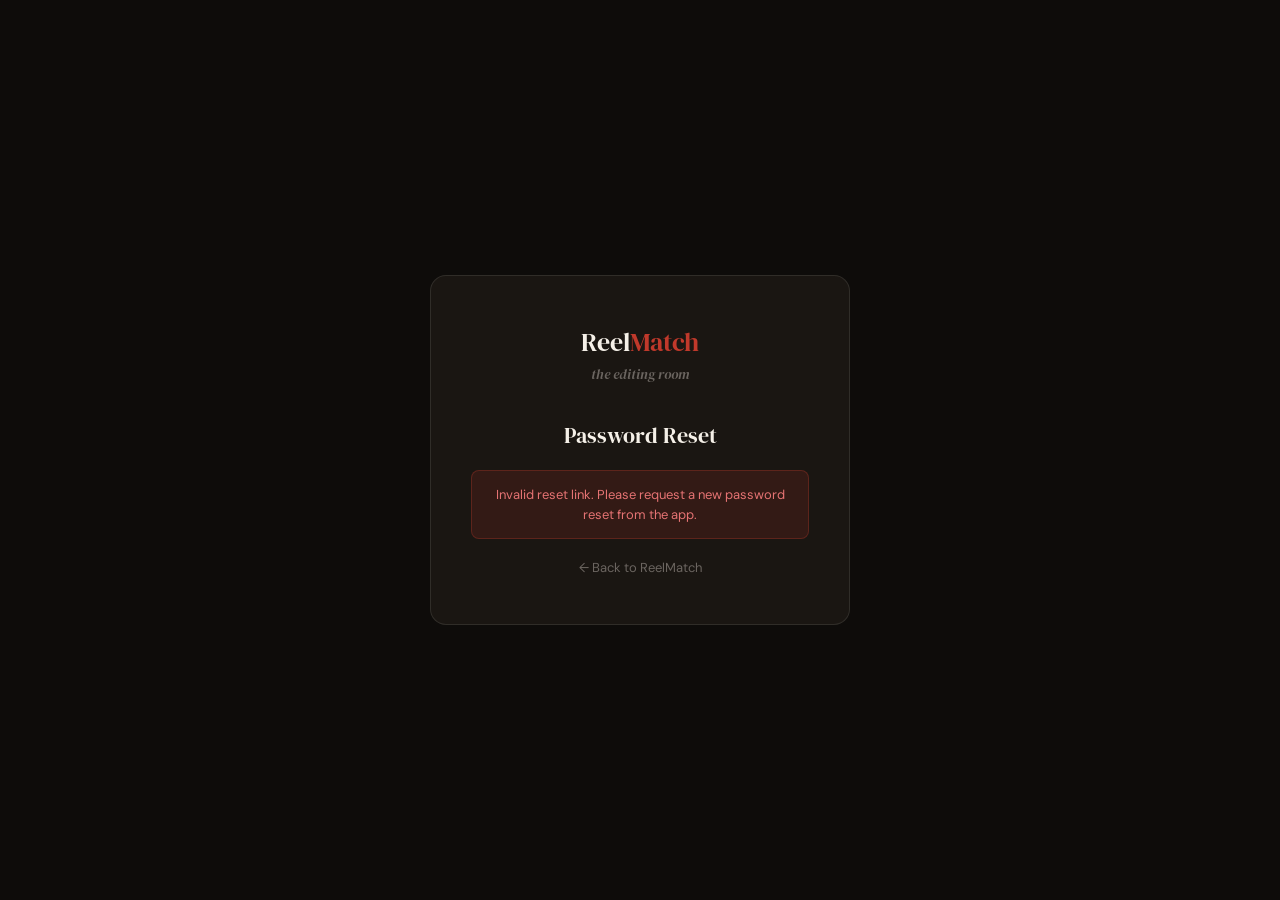
<file: reset-password/index.html>
<!DOCTYPE html>
<html lang="en">
<head>
  <meta charset="UTF-8" />
  <meta name="viewport" content="width=device-width, initial-scale=1.0" />
  <title>Reset Password — ReelMatch</title>
  <link rel="preconnect" href="https://fonts.googleapis.com" />
  <link rel="preconnect" href="https://fonts.gstatic.com" crossorigin />
  <link href="https://fonts.googleapis.com/css2?family=DM+Serif+Display:ital@0;1&family=DM+Sans:wght@300;400;500;600&display=swap" rel="stylesheet" />
  <style>
    *, *::before, *::after { box-sizing: border-box; margin: 0; padding: 0; }
    html, body {
      height: 100%;
      font-family: 'DM Sans', sans-serif;
      background: #0e0c0a;
      color: #f5f0e8;
      font-size: 14px;
    }
    body {
      display: flex;
      align-items: center;
      justify-content: center;
      min-height: 100vh;
      padding: 24px;
    }
    .card {
      width: 100%;
      max-width: 420px;
      background: #1a1612;
      border: 1px solid rgba(245,240,232,0.1);
      border-radius: 16px;
      padding: 48px 40px;
      text-align: center;
    }
    .logo {
      font-family: 'DM Serif Display', serif;
      font-size: 26px;
      font-weight: 400;
      margin-bottom: 4px;
    }
    .logo span { color: #c0392b; }
    .logo-sub {
      font-family: 'DM Serif Display', serif;
      font-style: italic;
      color: #6b6560;
      font-size: 14px;
      margin-bottom: 36px;
    }
    h2 {
      font-family: 'DM Serif Display', serif;
      font-size: 22px;
      font-weight: 400;
      margin-bottom: 8px;
    }
    .subtitle {
      color: #6b6560;
      font-size: 13px;
      margin-bottom: 28px;
    }
    .field { margin-bottom: 14px; text-align: left; }
    .field label {
      display: block;
      font-size: 12px;
      font-weight: 600;
      color: #6b6560;
      text-transform: uppercase;
      letter-spacing: .5px;
      margin-bottom: 6px;
    }
    .field input {
      width: 100%;
      padding: 11px 14px;
      background: #0e0c0a;
      color: #f5f0e8;
      border: 1px solid rgba(245,240,232,0.12);
      border-radius: 8px;
      font-family: inherit;
      font-size: 14px;
      outline: none;
      transition: border-color .2s;
    }
    .field input:focus { border-color: #c0392b; }
    .field-hint {
      font-size: 12px;
      color: #c0392b;
      margin-top: 5px;
      min-height: 16px;
    }
    .btn-submit {
      width: 100%;
      padding: 12px;
      background: #c0392b;
      color: #fff;
      border: none;
      border-radius: 8px;
      font-family: inherit;
      font-size: 15px;
      font-weight: 600;
      letter-spacing: .3px;
      margin-top: 8px;
      cursor: pointer;
      transition: opacity .2s;
    }
    .btn-submit:hover { opacity: .85; }
    .btn-submit:disabled { opacity: .45; cursor: not-allowed; }
    .msg {
      margin-top: 20px;
      padding: 14px 16px;
      border-radius: 8px;
      font-size: 13px;
      line-height: 1.5;
    }
    .msg-error   { background: rgba(192,57,43,.15); color: #e57373; border: 1px solid rgba(192,57,43,.3); }
    .msg-success { background: rgba(39,174,96,.12); color: #6fcf97; border: 1px solid rgba(39,174,96,.25); }
    .spinner-wrap { display: flex; justify-content: center; padding: 12px 0; }
    .spinner {
      width: 24px; height: 24px;
      border: 2px solid rgba(245,240,232,0.15);
      border-top-color: #c0392b;
      border-radius: 50%;
      animation: spin .7s linear infinite;
    }
    @keyframes spin { to { transform: rotate(360deg); } }
    .back-link {
      display: block;
      margin-top: 20px;
      color: #6b6560;
      font-size: 13px;
      text-decoration: none;
    }
    .back-link:hover { color: #f5f0e8; }
  </style>
</head>
<body>
  <div class="card">
    <div class="logo">Reel<span>Match</span></div>
    <div class="logo-sub">the editing room</div>

    <div id="content"></div>
  </div>

  <script>
    const API = 'https://web-production-d11a6.up.railway.app';
    const token = new URLSearchParams(window.location.search).get('token');
    const content = document.getElementById('content');

    function showError(msg) {
      content.innerHTML = `
        <h2>Password Reset</h2>
        <div class="msg msg-error">${msg}</div>
        <a class="back-link" href="https://reelmatch.live">← Back to ReelMatch</a>`;
    }

    function showSuccess() {
      content.innerHTML = `
        <h2>Password Updated</h2>
        <div class="msg msg-success">
          Password updated successfully. You can now log in.
        </div>
        <a class="back-link" href="https://reelmatch.live">← Open ReelMatch</a>`;
    }

    function renderForm() {
      content.innerHTML = `
        <h2>Reset Password</h2>
        <p class="subtitle">Enter your new password below.</p>
        <div class="field">
          <label>New Password</label>
          <input type="password" id="pw1" placeholder="Min 8 characters" minlength="8" autocomplete="new-password" oninput="validate()" />
        </div>
        <div class="field">
          <label>Confirm Password</label>
          <input type="password" id="pw2" placeholder="Repeat password" autocomplete="new-password" oninput="validate()" onkeydown="if(event.key==='Enter')submit()" />
          <div class="field-hint" id="match-hint"></div>
        </div>
        <button class="btn-submit" id="submit-btn" disabled onclick="submit()">Reset Password</button>
        <div id="form-msg"></div>`;
    }

    function validate() {
      const pw1 = document.getElementById('pw1')?.value || '';
      const pw2 = document.getElementById('pw2')?.value || '';
      const hint = document.getElementById('match-hint');
      const btn = document.getElementById('submit-btn');
      if (!hint || !btn) return;
      if (pw2.length > 0 && pw1 !== pw2) {
        hint.textContent = 'Passwords do not match';
        btn.disabled = true;
      } else {
        hint.textContent = '';
        btn.disabled = (pw1.length < 8 || pw2.length < 8 || pw1 !== pw2);
      }
    }

    async function submit() {
      const pw1 = document.getElementById('pw1')?.value || '';
      const pw2 = document.getElementById('pw2')?.value || '';
      if (pw1 !== pw2 || pw1.length < 8) return;

      const btn = document.getElementById('submit-btn');
      const msgEl = document.getElementById('form-msg');
      btn.disabled = true;
      btn.textContent = 'Resetting…';
      if (msgEl) msgEl.innerHTML = '';

      try {
        const res = await fetch(`${API}/auth/reset-password`, {
          method: 'POST',
          headers: { 'Content-Type': 'application/json' },
          body: JSON.stringify({ token, new_password: pw1 }),
        });

        if (res.ok) {
          showSuccess();
          return;
        }

        const data = await res.json().catch(() => ({}));
        const detail = Array.isArray(data.detail)
          ? data.detail.map(d => d.msg || JSON.stringify(d)).join('; ')
          : (data.detail || `Error ${res.status}`);

        if (res.status === 400) {
          if (msgEl) msgEl.innerHTML = `<div class="msg msg-error">This link has expired or is invalid. Please request a new password reset.</div>`;
        } else {
          if (msgEl) msgEl.innerHTML = `<div class="msg msg-error">${detail}</div>`;
        }
        btn.disabled = false;
        btn.textContent = 'Reset Password';
      } catch (e) {
        if (msgEl) msgEl.innerHTML = `<div class="msg msg-error">Network error. Please try again.</div>`;
        btn.disabled = false;
        btn.textContent = 'Reset Password';
      }
    }

    // Init
    if (!token) {
      showError('Invalid reset link. Please request a new password reset from the app.');
    } else {
      renderForm();
    }
  </script>
</body>
</html>
</file>
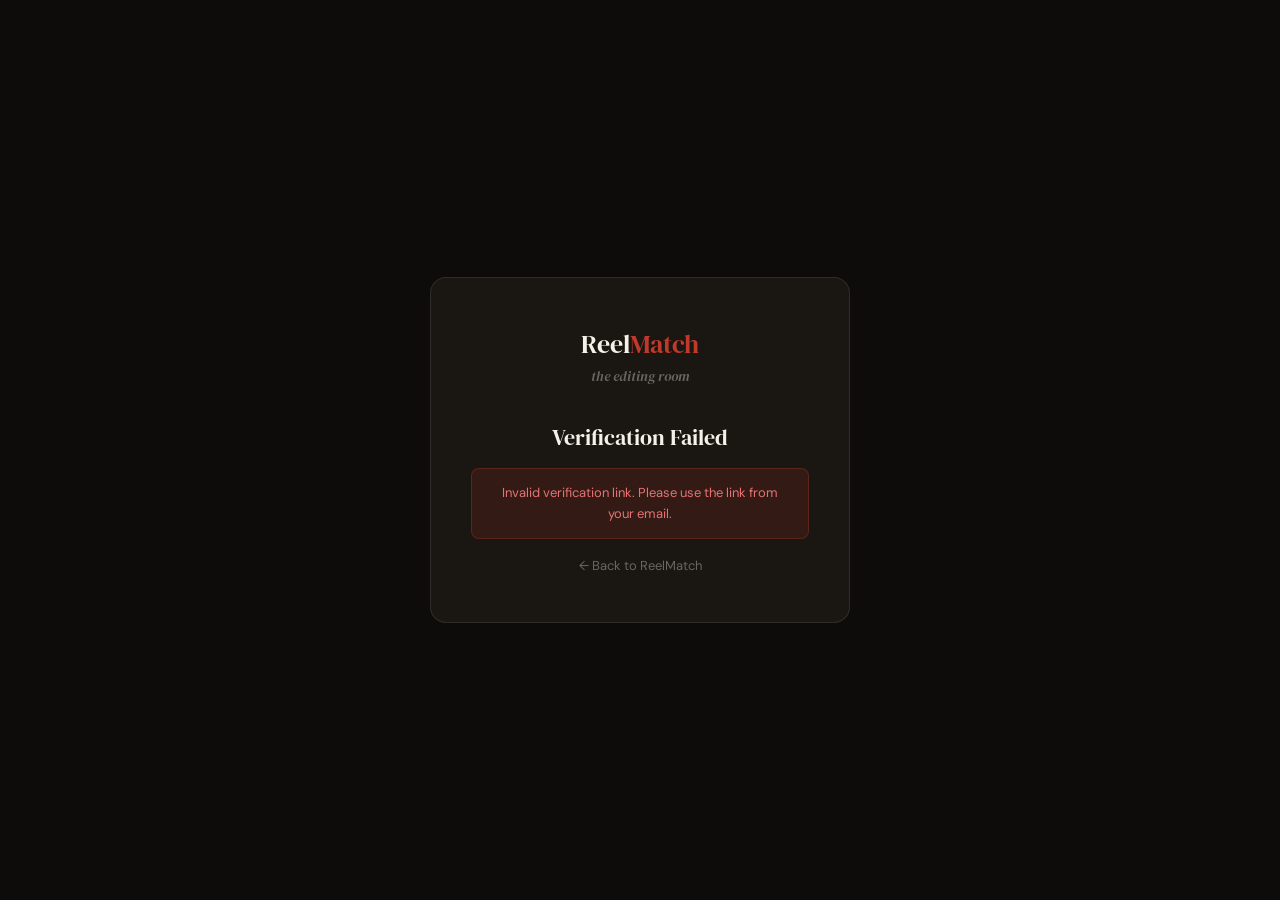
<file: verify/index.html>
<!DOCTYPE html>
<html lang="en">
<head>
  <meta charset="UTF-8" />
  <meta name="viewport" content="width=device-width, initial-scale=1.0" />
  <title>Verify Email — ReelMatch</title>
  <link rel="preconnect" href="https://fonts.googleapis.com" />
  <link rel="preconnect" href="https://fonts.gstatic.com" crossorigin />
  <link href="https://fonts.googleapis.com/css2?family=DM+Serif+Display:ital@0;1&family=DM+Sans:wght@300;400;500;600&display=swap" rel="stylesheet" />
  <style>
    *, *::before, *::after { box-sizing: border-box; margin: 0; padding: 0; }
    html, body {
      height: 100%;
      font-family: 'DM Sans', sans-serif;
      background: #0e0c0a;
      color: #f5f0e8;
      font-size: 14px;
    }
    body {
      display: flex;
      align-items: center;
      justify-content: center;
      min-height: 100vh;
      padding: 24px;
    }
    .card {
      width: 100%;
      max-width: 420px;
      background: #1a1612;
      border: 1px solid rgba(245,240,232,0.1);
      border-radius: 16px;
      padding: 48px 40px;
      text-align: center;
    }
    .logo {
      font-family: 'DM Serif Display', serif;
      font-size: 26px;
      font-weight: 400;
      margin-bottom: 4px;
    }
    .logo span { color: #c0392b; }
    .logo-sub {
      font-family: 'DM Serif Display', serif;
      font-style: italic;
      color: #6b6560;
      font-size: 14px;
      margin-bottom: 36px;
    }
    h2 {
      font-family: 'DM Serif Display', serif;
      font-size: 22px;
      font-weight: 400;
      margin-bottom: 12px;
    }
    .msg {
      margin-top: 16px;
      padding: 14px 16px;
      border-radius: 8px;
      font-size: 13px;
      line-height: 1.6;
    }
    .msg-error   { background: rgba(192,57,43,.15); color: #e57373; border: 1px solid rgba(192,57,43,.3); }
    .msg-success { background: rgba(39,174,96,.12); color: #6fcf97; border: 1px solid rgba(39,174,96,.25); }
    .spinner-wrap {
      display: flex;
      flex-direction: column;
      align-items: center;
      gap: 16px;
      padding: 8px 0 4px;
    }
    .spinner {
      width: 36px; height: 36px;
      border: 3px solid rgba(245,240,232,0.12);
      border-top-color: #c0392b;
      border-radius: 50%;
      animation: spin .7s linear infinite;
    }
    .spinner-label { color: #6b6560; font-size: 13px; }
    @keyframes spin { to { transform: rotate(360deg); } }
    .btn-open {
      display: inline-block;
      margin-top: 22px;
      padding: 12px 32px;
      background: #c0392b;
      color: #fff;
      border: none;
      border-radius: 8px;
      font-family: inherit;
      font-size: 15px;
      font-weight: 600;
      letter-spacing: .3px;
      cursor: pointer;
      text-decoration: none;
      transition: opacity .2s;
    }
    .btn-open:hover { opacity: .85; }
    .back-link {
      display: block;
      margin-top: 18px;
      color: #6b6560;
      font-size: 13px;
      text-decoration: none;
    }
    .back-link:hover { color: #f5f0e8; }
    .app-fallback {
      display: none;
      margin-top: 14px;
      font-size: 13px;
      color: #6b6560;
      line-height: 1.5;
    }
  </style>
</head>
<body>
  <div class="card">
    <div class="logo">Reel<span>Match</span></div>
    <div class="logo-sub">the editing room</div>

    <div id="content">
      <h2>Verifying Email</h2>
      <div class="spinner-wrap">
        <div class="spinner"></div>
        <span class="spinner-label">Checking your link…</span>
      </div>
    </div>
  </div>

  <script>
    const API = 'https://web-production-d11a6.up.railway.app';
    const token = new URLSearchParams(window.location.search).get('token');
    const content = document.getElementById('content');

    function openApp() {
      const isAndroid = /android/i.test(navigator.userAgent);
      if (isAndroid) {
        // Android intent URL with package fallback
        window.location = 'intent://home#Intent;scheme=reelmatch;package=live.reelmatch.app;end';
      } else {
        // iOS / other — custom URL scheme
        window.location = 'reelmatch://home';
      }
      // If the scheme doesn't launch within 1.5s the app probably isn't installed
      setTimeout(() => {
        const fallback = document.getElementById('app-fallback');
        if (fallback) fallback.style.display = 'block';
      }, 1500);
    }

    function showSuccess() {
      content.innerHTML = `
        <h2>Email Verified!</h2>
        <div class="msg msg-success">
          Welcome to ReelMatch. Your email has been confirmed and your account is active.
        </div>
        <button class="btn-open" onclick="openApp()">Open App</button>
        <p class="app-fallback" id="app-fallback">
          App didn't open — you can open it manually from your home screen.
        </p>`;
    }

    function showExpired() {
      content.innerHTML = `
        <h2>Link Expired</h2>
        <div class="msg msg-error">
          This verification link has expired or has already been used. Please request a new verification email from the app.
        </div>
        <a class="back-link" href="https://reelmatch.live">← Back to ReelMatch</a>`;
    }

    function showError(msg) {
      content.innerHTML = `
        <h2>Verification Failed</h2>
        <div class="msg msg-error">${msg}</div>
        <a class="back-link" href="https://reelmatch.live">← Back to ReelMatch</a>`;
    }

    async function verify() {
      if (!token) {
        showError('Invalid verification link. Please use the link from your email.');
        return;
      }

      try {
        const res = await fetch(`${API}/auth/verify-email?token=${encodeURIComponent(token)}`);

        if (res.ok) {
          showSuccess();
          return;
        }

        const data = await res.json().catch(() => ({}));

        if (res.status === 400) {
          showExpired();
        } else {
          const detail = Array.isArray(data.detail)
            ? data.detail.map(d => d.msg || JSON.stringify(d)).join('; ')
            : (data.detail || `Error ${res.status}`);
          showError(detail);
        }
      } catch (e) {
        showError('Network error. Please check your connection and try again.');
      }
    }

    verify();
  </script>
</body>
</html>
</file>
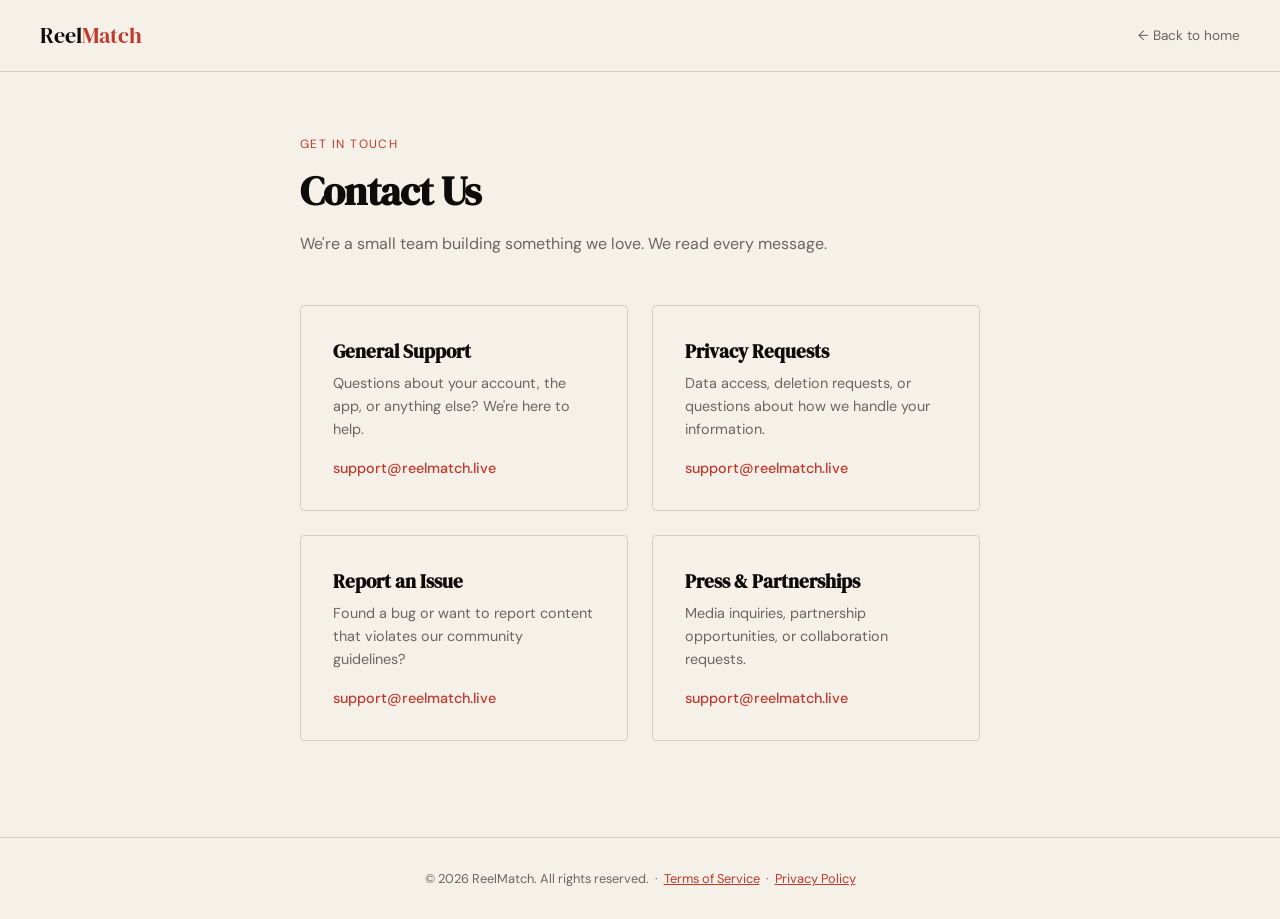
<file: contact.html>
<!DOCTYPE html>
<html lang="en">
<head>
<meta charset="UTF-8">
<meta name="viewport" content="width=device-width, initial-scale=1.0">
<title>Contact — ReelMatch</title>
<link rel="preconnect" href="https://fonts.googleapis.com">
<link href="https://fonts.googleapis.com/css2?family=DM+Serif+Display:ital@0;1&family=DM+Sans:wght@300;400;500&display=swap" rel="stylesheet">
<style>
  *, *::before, *::after { box-sizing: border-box; margin: 0; padding: 0; }
  :root { --ink: #0e0c0a; --paper: #f5f0e8; --accent: #c0392b; --muted: #6b6560; --border: #d4cfc6; }
  body { font-family: 'DM Sans', sans-serif; background: var(--paper); color: var(--ink); min-height: 100vh; display: flex; flex-direction: column; }
  nav { display: flex; justify-content: space-between; align-items: center; padding: 1.25rem 2.5rem; border-bottom: 1px solid var(--border); }
  .logo { font-family: 'DM Serif Display', serif; font-size: 1.4rem; color: var(--ink); text-decoration: none; }
  .logo span { color: var(--accent); }
  nav a { font-size: 0.85rem; color: var(--muted); text-decoration: none; }
  .container { max-width: 760px; margin: 0 auto; padding: 4rem 2.5rem 6rem; flex: 1; }
  .doc-header { margin-bottom: 3rem; }
  .doc-header p.label { font-size: 0.75rem; letter-spacing: 0.12em; text-transform: uppercase; color: var(--accent); margin-bottom: 0.75rem; }
  h1 { font-family: 'DM Serif Display', serif; font-size: 2.5rem; letter-spacing: -0.02em; margin-bottom: 0.75rem; }
  .doc-header p.sub { font-size: 1rem; color: var(--muted); line-height: 1.7; }
  .contact-grid { display: grid; grid-template-columns: 1fr 1fr; gap: 1.5rem; margin-top: 2rem; }
  .contact-card { padding: 2rem; border: 1px solid var(--border); border-radius: 4px; }
  .contact-card h2 { font-family: 'DM Serif Display', serif; font-size: 1.2rem; margin-bottom: 0.5rem; }
  .contact-card p { font-size: 0.9rem; color: var(--muted); line-height: 1.6; margin-bottom: 1rem; }
  .contact-card a { color: var(--accent); font-size: 0.9rem; font-weight: 500; text-decoration: none; }
  .contact-card a:hover { text-decoration: underline; }
  @media (max-width: 600px) { .contact-grid { grid-template-columns: 1fr; } }
  footer { padding: 2rem 2.5rem; border-top: 1px solid var(--border); text-align: center; }
  footer p { font-size: 0.8rem; color: var(--muted); }
  footer a { color: var(--accent); }
</style>
</head>
<body>

<nav>
  <a href="/" class="logo">Reel<span>Match</span></a>
  <a href="/">← Back to home</a>
</nav>

<div class="container">
  <div class="doc-header">
    <p class="label">Get in touch</p>
    <h1>Contact Us</h1>
    <p class="sub">We're a small team building something we love. We read every message.</p>
  </div>

  <div class="contact-grid">
    <div class="contact-card">
      <h2>General Support</h2>
      <p>Questions about your account, the app, or anything else? We're here to help.</p>
      <a href="mailto:support@reelmatch.live">support@reelmatch.live</a>
    </div>
    <div class="contact-card">
      <h2>Privacy Requests</h2>
      <p>Data access, deletion requests, or questions about how we handle your information.</p>
      <a href="mailto:support@reelmatch.live?subject=Privacy Request">support@reelmatch.live</a>
    </div>
    <div class="contact-card">
      <h2>Report an Issue</h2>
      <p>Found a bug or want to report content that violates our community guidelines?</p>
      <a href="mailto:support@reelmatch.live?subject=Report">support@reelmatch.live</a>
    </div>
    <div class="contact-card">
      <h2>Press & Partnerships</h2>
      <p>Media inquiries, partnership opportunities, or collaboration requests.</p>
      <a href="mailto:support@reelmatch.live?subject=Press">support@reelmatch.live</a>
    </div>
  </div>
</div>

<footer>
  <p>© 2026 ReelMatch. All rights reserved. &nbsp;·&nbsp; <a href="/terms">Terms of Service</a> &nbsp;·&nbsp; <a href="/privacy">Privacy Policy</a></p>
</footer>

</body>
</html>
</file>
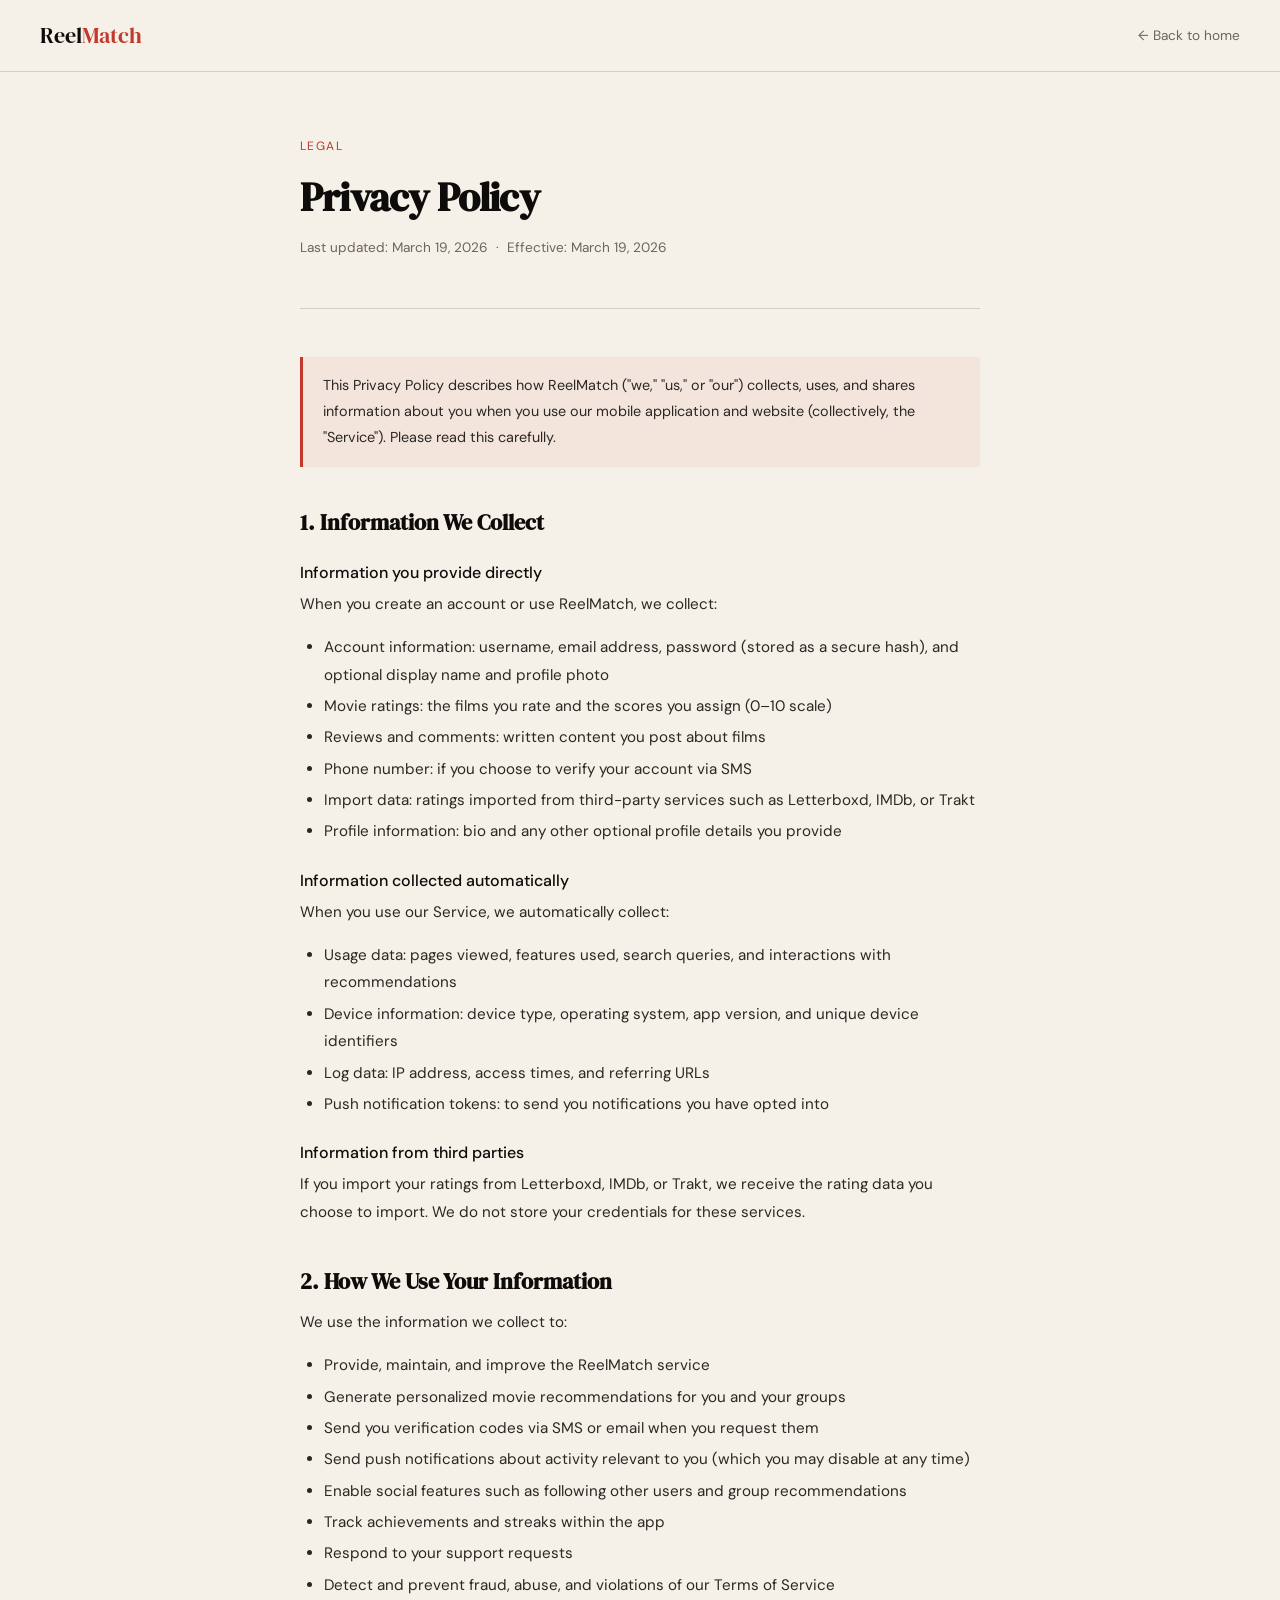
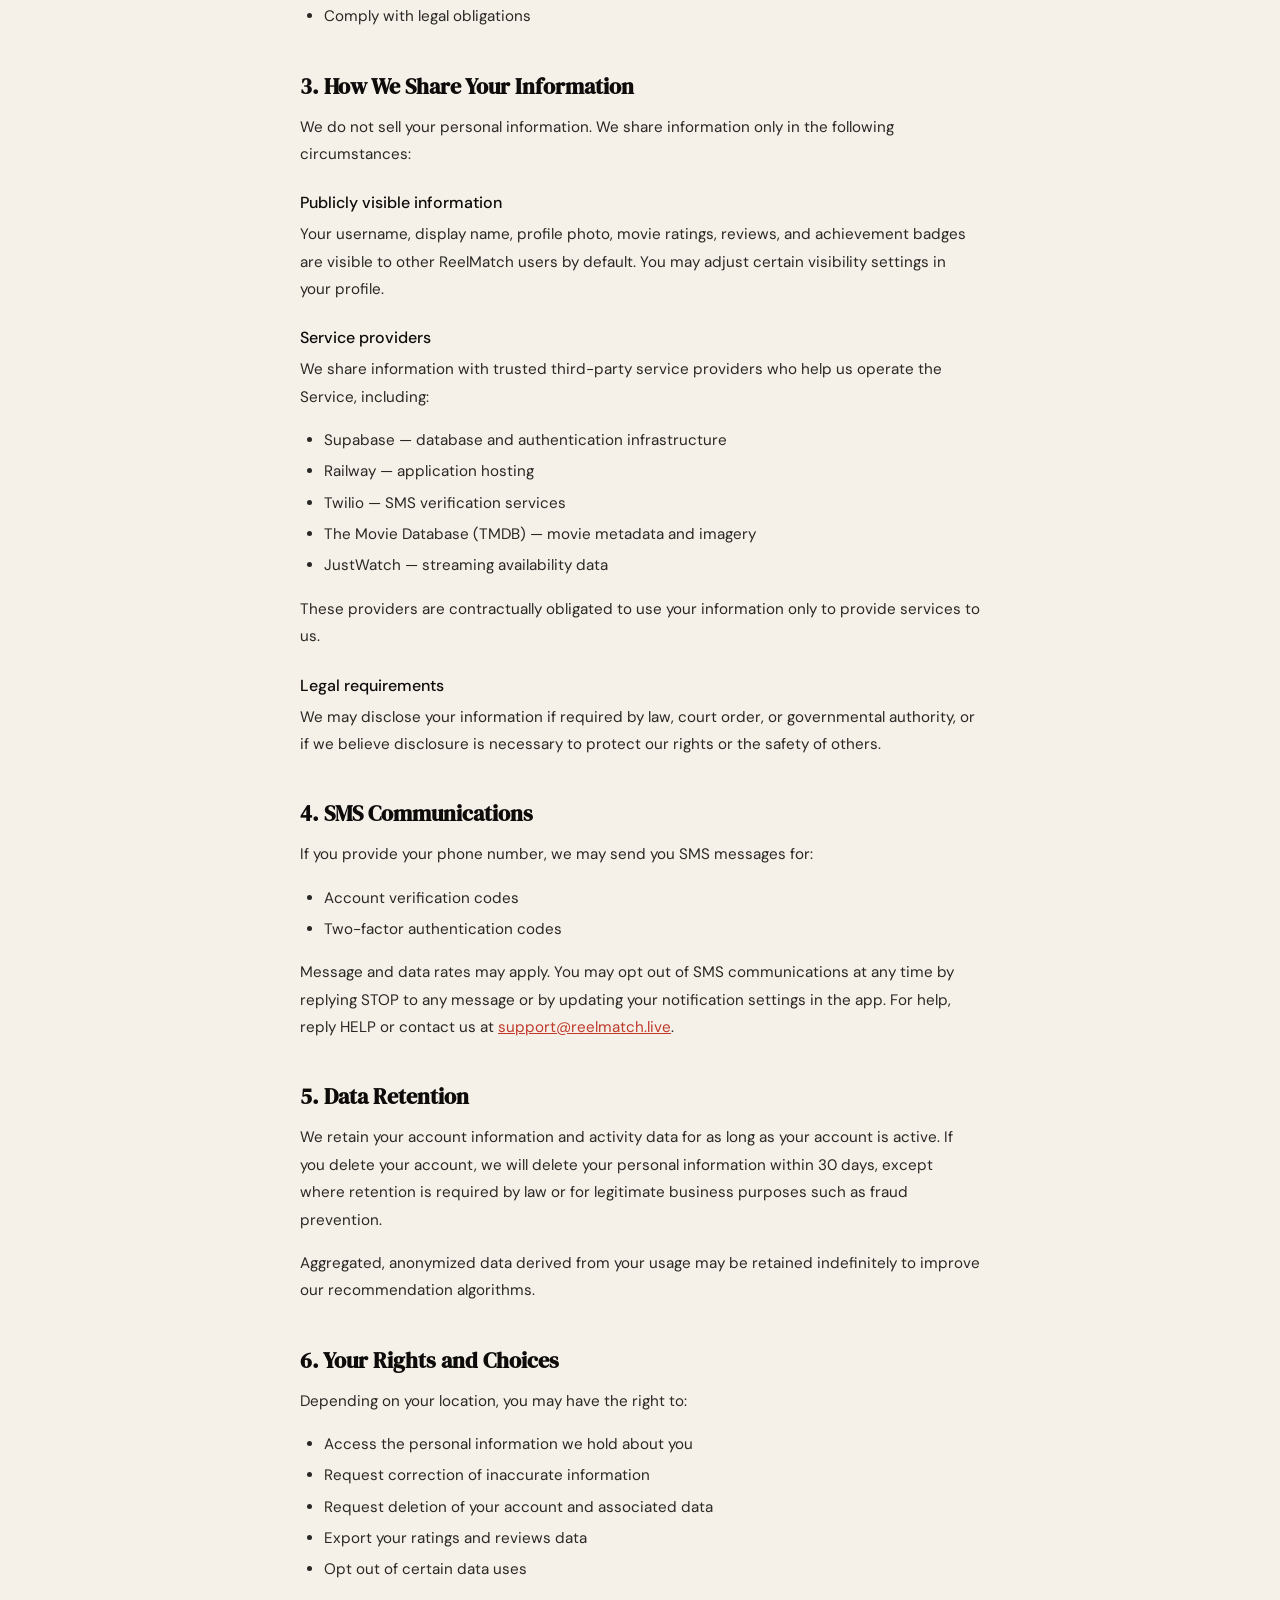
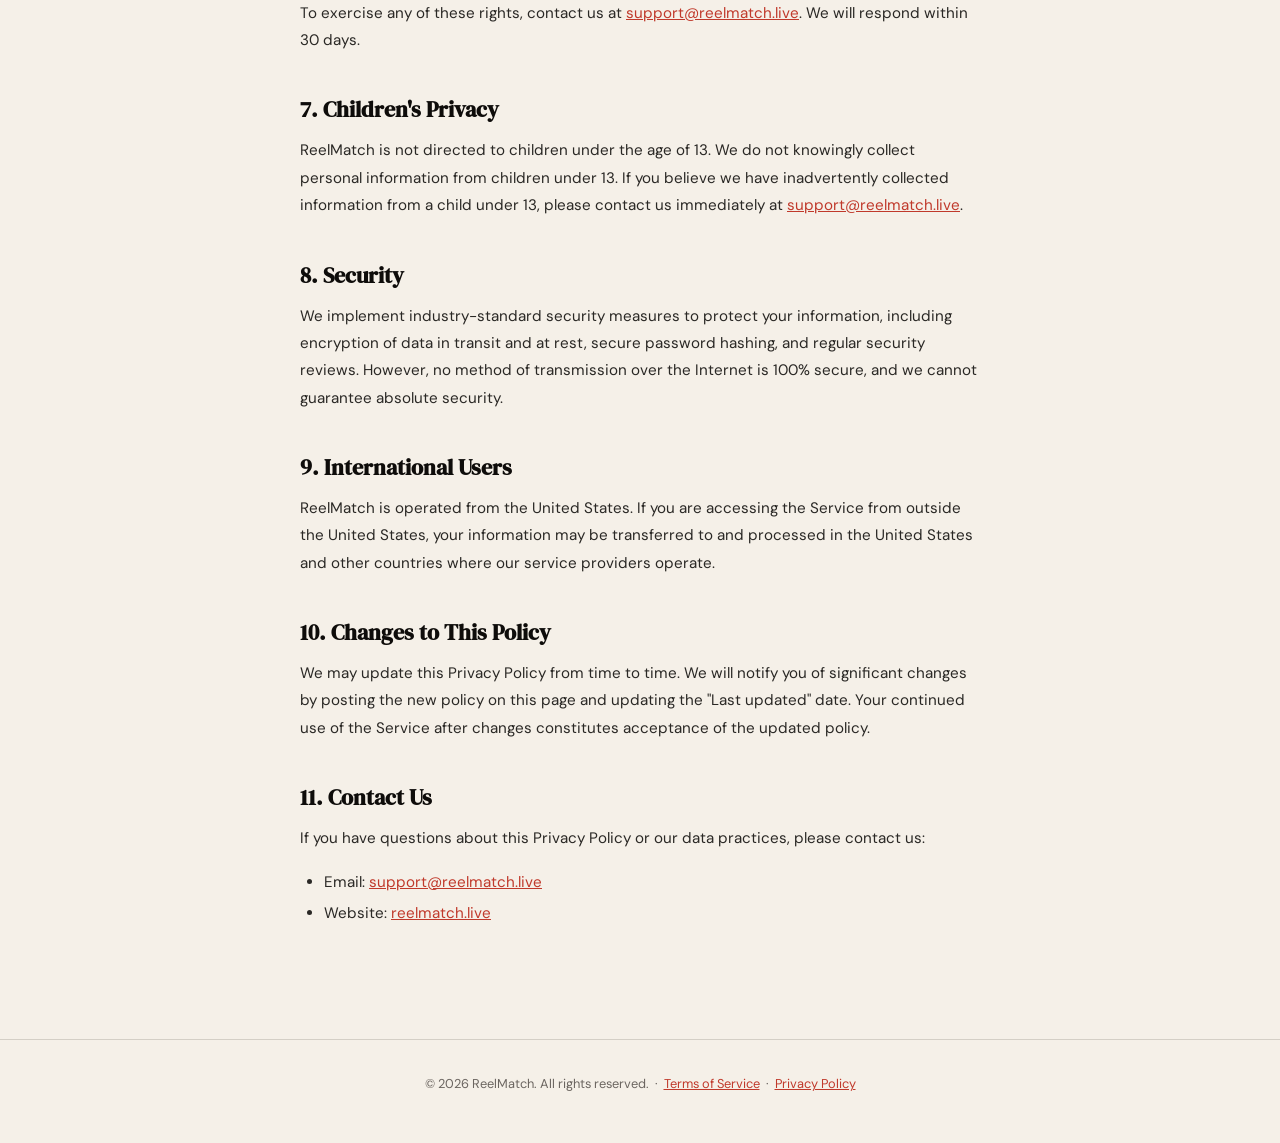
<file: privacy.html>
<!DOCTYPE html>
<html lang="en">
<head>
<meta charset="UTF-8">
<meta name="viewport" content="width=device-width, initial-scale=1.0">
<title>Privacy Policy — ReelMatch</title>
<link rel="preconnect" href="https://fonts.googleapis.com">
<link href="https://fonts.googleapis.com/css2?family=DM+Serif+Display:ital@0;1&family=DM+Sans:wght@300;400;500&display=swap" rel="stylesheet">
<style>
  *, *::before, *::after { box-sizing: border-box; margin: 0; padding: 0; }
  :root {
    --ink: #0e0c0a;
    --paper: #f5f0e8;
    --accent: #c0392b;
    --muted: #6b6560;
    --border: #d4cfc6;
  }
  body { font-family: 'DM Sans', sans-serif; background: var(--paper); color: var(--ink); }
  nav {
    display: flex; justify-content: space-between; align-items: center;
    padding: 1.25rem 2.5rem; border-bottom: 1px solid var(--border);
  }
  .logo { font-family: 'DM Serif Display', serif; font-size: 1.4rem; color: var(--ink); text-decoration: none; }
  .logo span { color: var(--accent); }
  nav a { font-size: 0.85rem; color: var(--muted); text-decoration: none; }
  .container { max-width: 760px; margin: 0 auto; padding: 4rem 2.5rem 6rem; }
  .doc-header { margin-bottom: 3rem; padding-bottom: 2rem; border-bottom: 1px solid var(--border); }
  .doc-header p.label { font-size: 0.75rem; letter-spacing: 0.12em; text-transform: uppercase; color: var(--accent); margin-bottom: 0.75rem; }
  h1 { font-family: 'DM Serif Display', serif; font-size: 2.5rem; letter-spacing: -0.02em; margin-bottom: 0.75rem; }
  .doc-header .meta { font-size: 0.85rem; color: var(--muted); }
  h2 { font-family: 'DM Serif Display', serif; font-size: 1.4rem; margin: 2.5rem 0 0.75rem; }
  h3 { font-size: 1rem; font-weight: 500; margin: 1.5rem 0 0.5rem; }
  p { font-size: 0.95rem; line-height: 1.8; color: #2a2825; margin-bottom: 1rem; }
  ul { margin: 0.5rem 0 1rem 1.5rem; }
  ul li { font-size: 0.95rem; line-height: 1.8; color: #2a2825; margin-bottom: 0.25rem; }
  a { color: var(--accent); }
  .highlight { background: rgba(192,57,43,0.06); border-left: 3px solid var(--accent); padding: 1rem 1.25rem; border-radius: 0 4px 4px 0; margin: 1.5rem 0; }
  .highlight p { margin: 0; font-size: 0.9rem; }
  footer { padding: 2rem 2.5rem; border-top: 1px solid var(--border); text-align: center; }
  footer p { font-size: 0.8rem; color: var(--muted); }
</style>
</head>
<body>

<nav>
  <a href="/" class="logo">Reel<span>Match</span></a>
  <a href="/">← Back to home</a>
</nav>

<div class="container">
  <div class="doc-header">
    <p class="label">Legal</p>
    <h1>Privacy Policy</h1>
    <p class="meta">Last updated: March 19, 2026 &nbsp;·&nbsp; Effective: March 19, 2026</p>
  </div>

  <div class="highlight">
    <p>This Privacy Policy describes how ReelMatch ("we," "us," or "our") collects, uses, and shares information about you when you use our mobile application and website (collectively, the "Service"). Please read this carefully.</p>
  </div>

  <h2>1. Information We Collect</h2>

  <h3>Information you provide directly</h3>
  <p>When you create an account or use ReelMatch, we collect:</p>
  <ul>
    <li>Account information: username, email address, password (stored as a secure hash), and optional display name and profile photo</li>
    <li>Movie ratings: the films you rate and the scores you assign (0–10 scale)</li>
    <li>Reviews and comments: written content you post about films</li>
    <li>Phone number: if you choose to verify your account via SMS</li>
    <li>Import data: ratings imported from third-party services such as Letterboxd, IMDb, or Trakt</li>
    <li>Profile information: bio and any other optional profile details you provide</li>
  </ul>

  <h3>Information collected automatically</h3>
  <p>When you use our Service, we automatically collect:</p>
  <ul>
    <li>Usage data: pages viewed, features used, search queries, and interactions with recommendations</li>
    <li>Device information: device type, operating system, app version, and unique device identifiers</li>
    <li>Log data: IP address, access times, and referring URLs</li>
    <li>Push notification tokens: to send you notifications you have opted into</li>
  </ul>

  <h3>Information from third parties</h3>
  <p>If you import your ratings from Letterboxd, IMDb, or Trakt, we receive the rating data you choose to import. We do not store your credentials for these services.</p>

  <h2>2. How We Use Your Information</h2>
  <p>We use the information we collect to:</p>
  <ul>
    <li>Provide, maintain, and improve the ReelMatch service</li>
    <li>Generate personalized movie recommendations for you and your groups</li>
    <li>Send you verification codes via SMS or email when you request them</li>
    <li>Send push notifications about activity relevant to you (which you may disable at any time)</li>
    <li>Enable social features such as following other users and group recommendations</li>
    <li>Track achievements and streaks within the app</li>
    <li>Respond to your support requests</li>
    <li>Detect and prevent fraud, abuse, and violations of our Terms of Service</li>
    <li>Comply with legal obligations</li>
  </ul>

  <h2>3. How We Share Your Information</h2>
  <p>We do not sell your personal information. We share information only in the following circumstances:</p>

  <h3>Publicly visible information</h3>
  <p>Your username, display name, profile photo, movie ratings, reviews, and achievement badges are visible to other ReelMatch users by default. You may adjust certain visibility settings in your profile.</p>

  <h3>Service providers</h3>
  <p>We share information with trusted third-party service providers who help us operate the Service, including:</p>
  <ul>
    <li>Supabase — database and authentication infrastructure</li>
    <li>Railway — application hosting</li>
    <li>Twilio — SMS verification services</li>
    <li>The Movie Database (TMDB) — movie metadata and imagery</li>
    <li>JustWatch — streaming availability data</li>
  </ul>
  <p>These providers are contractually obligated to use your information only to provide services to us.</p>

  <h3>Legal requirements</h3>
  <p>We may disclose your information if required by law, court order, or governmental authority, or if we believe disclosure is necessary to protect our rights or the safety of others.</p>

  <h2>4. SMS Communications</h2>
  <p>If you provide your phone number, we may send you SMS messages for:</p>
  <ul>
    <li>Account verification codes</li>
    <li>Two-factor authentication codes</li>
  </ul>
  <p>Message and data rates may apply. You may opt out of SMS communications at any time by replying STOP to any message or by updating your notification settings in the app. For help, reply HELP or contact us at <a href="mailto:support@reelmatch.live">support@reelmatch.live</a>.</p>

  <h2>5. Data Retention</h2>
  <p>We retain your account information and activity data for as long as your account is active. If you delete your account, we will delete your personal information within 30 days, except where retention is required by law or for legitimate business purposes such as fraud prevention.</p>
  <p>Aggregated, anonymized data derived from your usage may be retained indefinitely to improve our recommendation algorithms.</p>

  <h2>6. Your Rights and Choices</h2>
  <p>Depending on your location, you may have the right to:</p>
  <ul>
    <li>Access the personal information we hold about you</li>
    <li>Request correction of inaccurate information</li>
    <li>Request deletion of your account and associated data</li>
    <li>Export your ratings and reviews data</li>
    <li>Opt out of certain data uses</li>
  </ul>
  <p>To exercise any of these rights, contact us at <a href="mailto:support@reelmatch.live">support@reelmatch.live</a>. We will respond within 30 days.</p>

  <h2>7. Children's Privacy</h2>
  <p>ReelMatch is not directed to children under the age of 13. We do not knowingly collect personal information from children under 13. If you believe we have inadvertently collected information from a child under 13, please contact us immediately at <a href="mailto:support@reelmatch.live">support@reelmatch.live</a>.</p>

  <h2>8. Security</h2>
  <p>We implement industry-standard security measures to protect your information, including encryption of data in transit and at rest, secure password hashing, and regular security reviews. However, no method of transmission over the Internet is 100% secure, and we cannot guarantee absolute security.</p>

  <h2>9. International Users</h2>
  <p>ReelMatch is operated from the United States. If you are accessing the Service from outside the United States, your information may be transferred to and processed in the United States and other countries where our service providers operate.</p>

  <h2>10. Changes to This Policy</h2>
  <p>We may update this Privacy Policy from time to time. We will notify you of significant changes by posting the new policy on this page and updating the "Last updated" date. Your continued use of the Service after changes constitutes acceptance of the updated policy.</p>

  <h2>11. Contact Us</h2>
  <p>If you have questions about this Privacy Policy or our data practices, please contact us:</p>
  <ul>
    <li>Email: <a href="mailto:support@reelmatch.live">support@reelmatch.live</a></li>
    <li>Website: <a href="https://reelmatch.live">reelmatch.live</a></li>
  </ul>
</div>

<footer>
  <p>© 2026 ReelMatch. All rights reserved. &nbsp;·&nbsp; <a href="/terms">Terms of Service</a> &nbsp;·&nbsp; <a href="/privacy">Privacy Policy</a></p>
</footer>

</body>
</html>
</file>
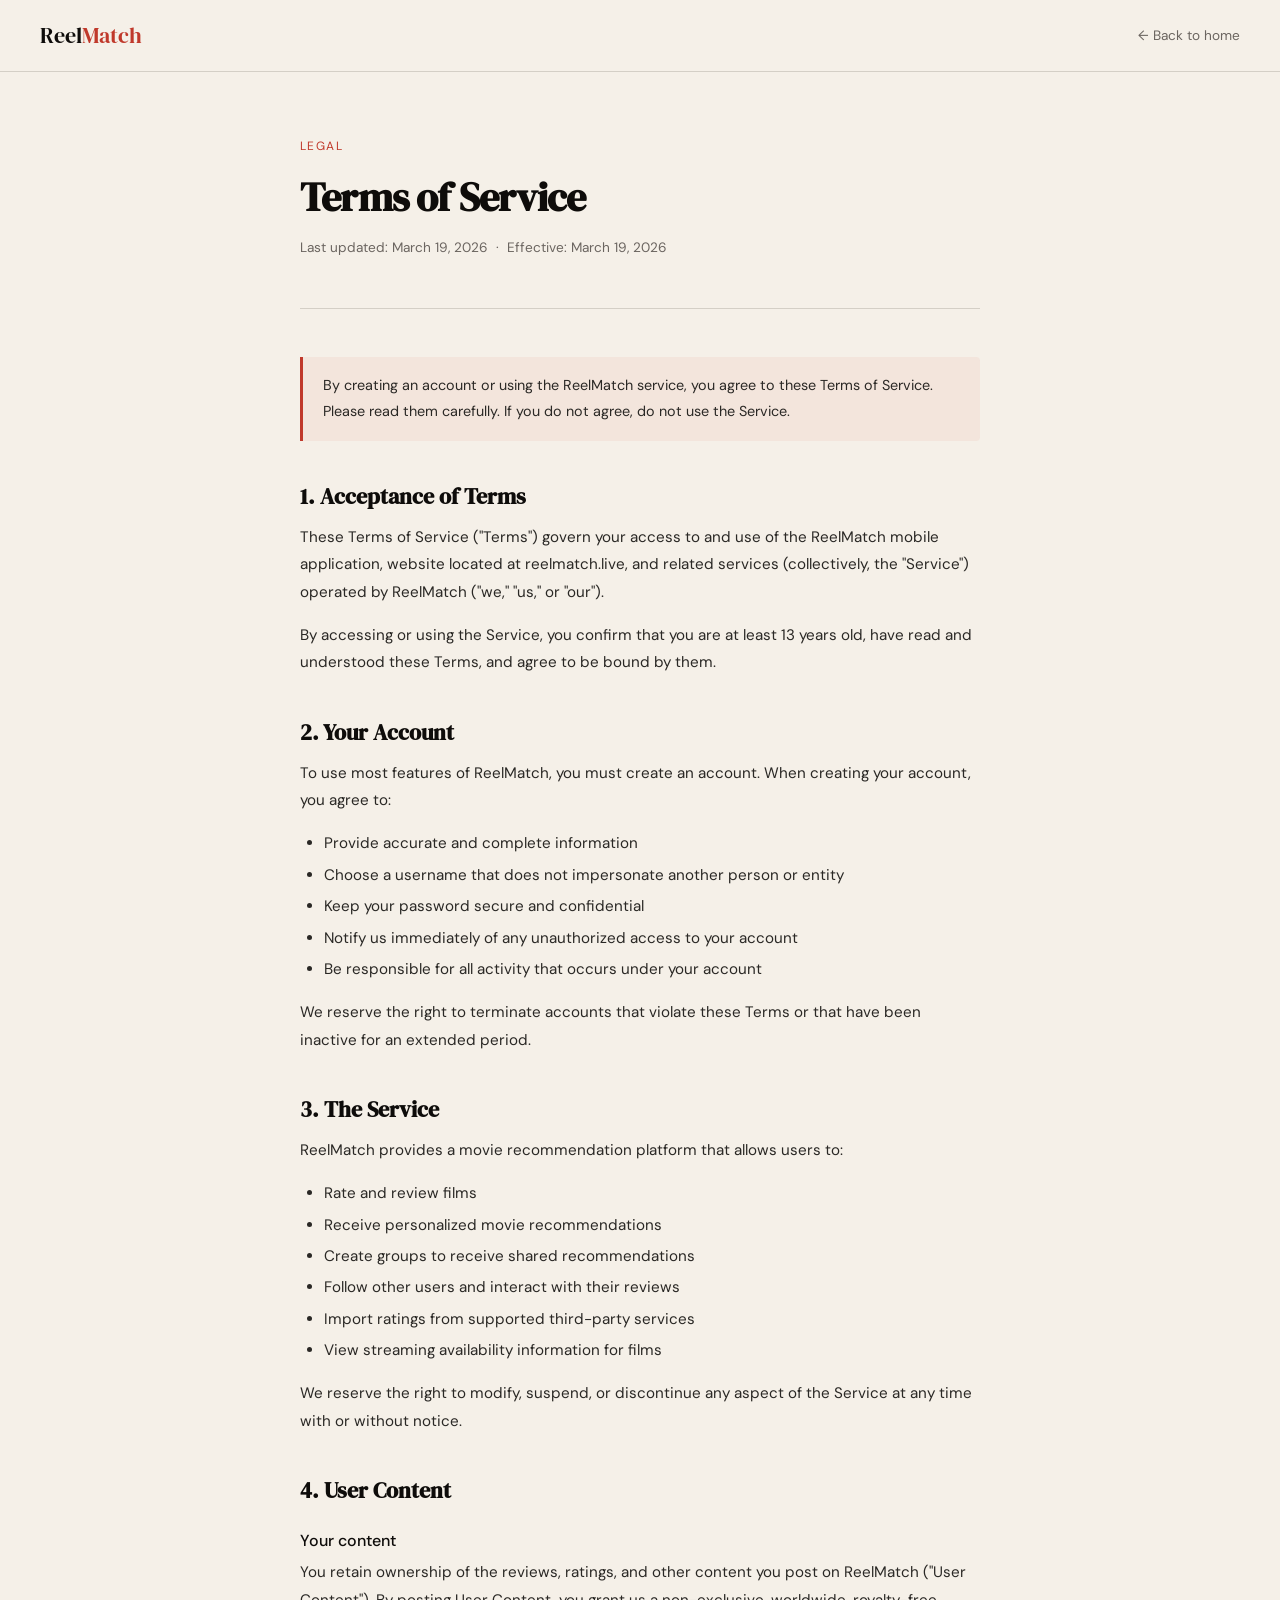
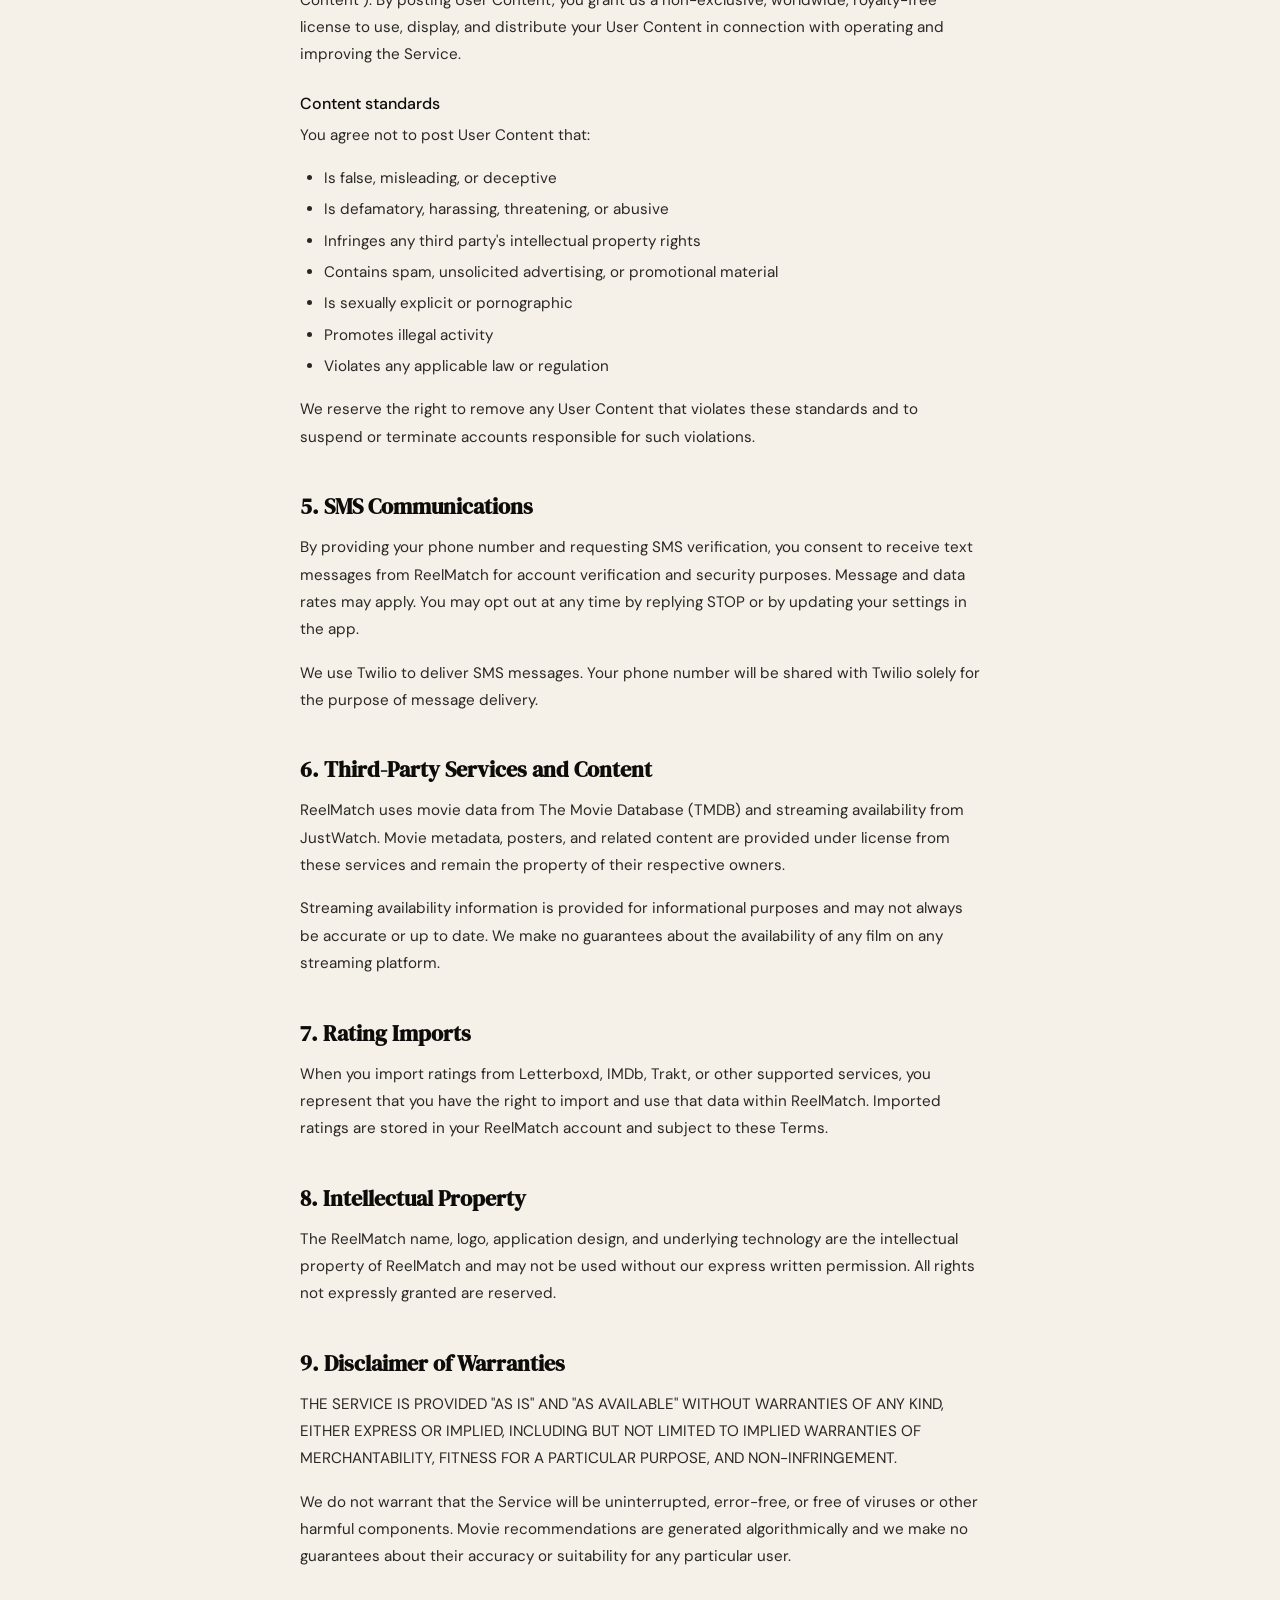
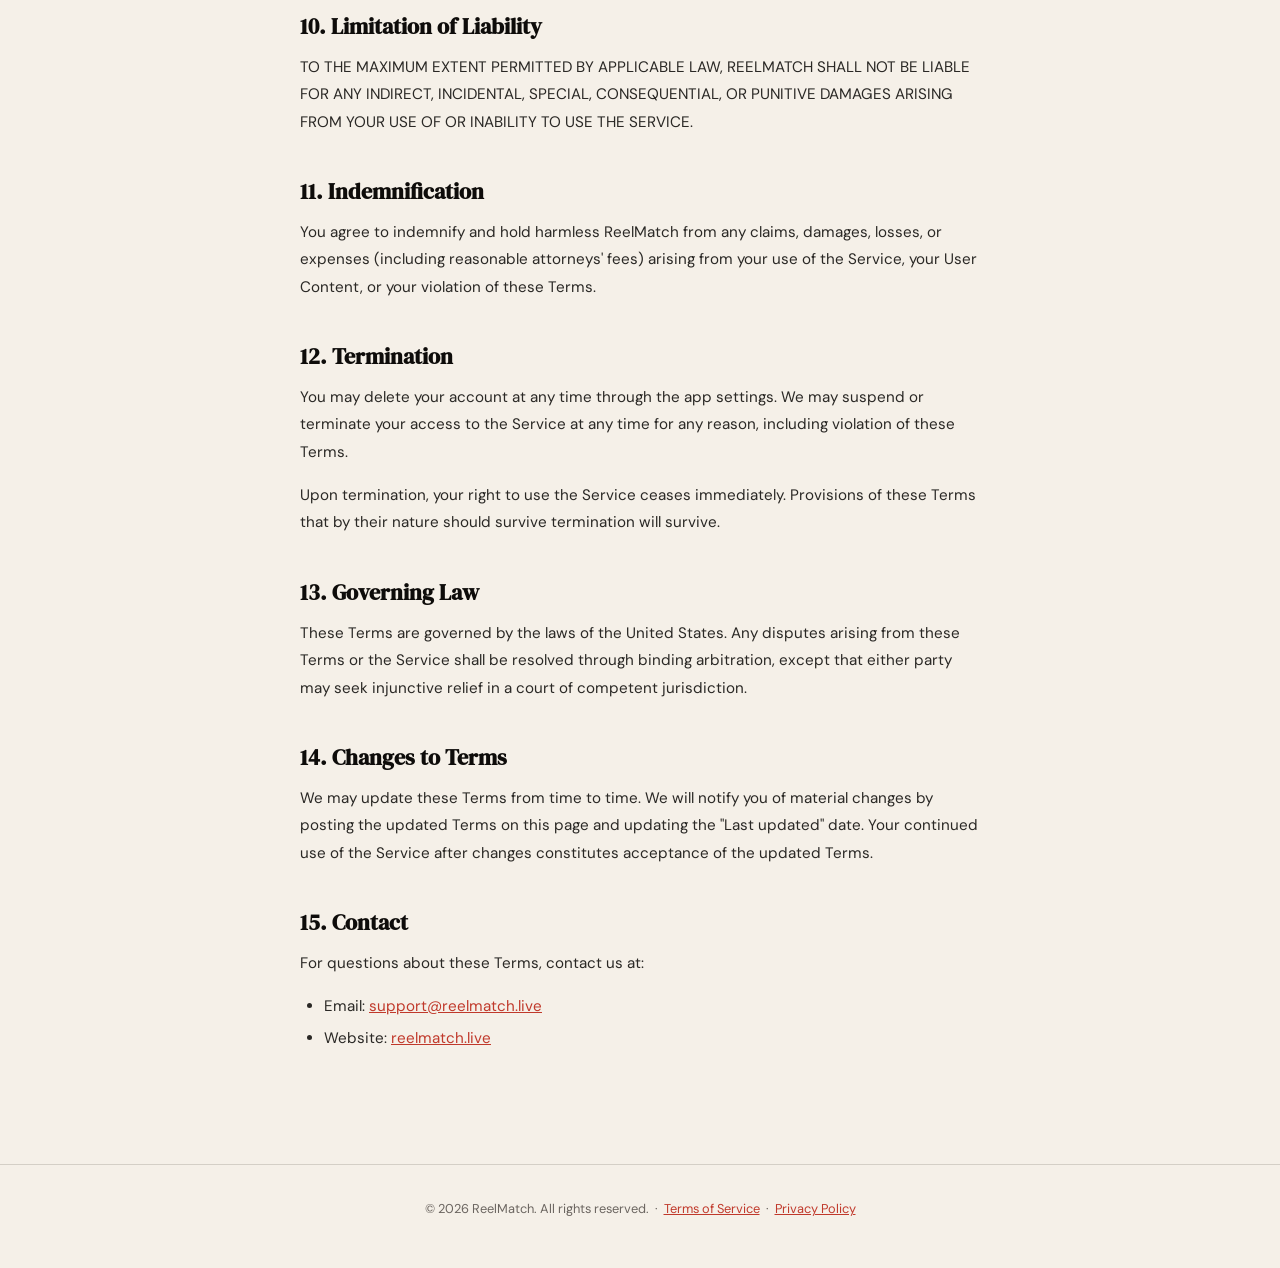
<file: terms.html>
<!DOCTYPE html>
<html lang="en">
<head>
<meta charset="UTF-8">
<meta name="viewport" content="width=device-width, initial-scale=1.0">
<title>Terms of Service — ReelMatch</title>
<link rel="preconnect" href="https://fonts.googleapis.com">
<link href="https://fonts.googleapis.com/css2?family=DM+Serif+Display:ital@0;1&family=DM+Sans:wght@300;400;500&display=swap" rel="stylesheet">
<style>
  *, *::before, *::after { box-sizing: border-box; margin: 0; padding: 0; }
  :root {
    --ink: #0e0c0a; --paper: #f5f0e8; --accent: #c0392b; --muted: #6b6560; --border: #d4cfc6;
  }
  body { font-family: 'DM Sans', sans-serif; background: var(--paper); color: var(--ink); }
  nav { display: flex; justify-content: space-between; align-items: center; padding: 1.25rem 2.5rem; border-bottom: 1px solid var(--border); }
  .logo { font-family: 'DM Serif Display', serif; font-size: 1.4rem; color: var(--ink); text-decoration: none; }
  .logo span { color: var(--accent); }
  nav a { font-size: 0.85rem; color: var(--muted); text-decoration: none; }
  .container { max-width: 760px; margin: 0 auto; padding: 4rem 2.5rem 6rem; }
  .doc-header { margin-bottom: 3rem; padding-bottom: 2rem; border-bottom: 1px solid var(--border); }
  .doc-header p.label { font-size: 0.75rem; letter-spacing: 0.12em; text-transform: uppercase; color: var(--accent); margin-bottom: 0.75rem; }
  h1 { font-family: 'DM Serif Display', serif; font-size: 2.5rem; letter-spacing: -0.02em; margin-bottom: 0.75rem; }
  .doc-header .meta { font-size: 0.85rem; color: var(--muted); }
  h2 { font-family: 'DM Serif Display', serif; font-size: 1.4rem; margin: 2.5rem 0 0.75rem; }
  h3 { font-size: 1rem; font-weight: 500; margin: 1.5rem 0 0.5rem; }
  p { font-size: 0.95rem; line-height: 1.8; color: #2a2825; margin-bottom: 1rem; }
  ul { margin: 0.5rem 0 1rem 1.5rem; }
  ul li { font-size: 0.95rem; line-height: 1.8; color: #2a2825; margin-bottom: 0.25rem; }
  a { color: var(--accent); }
  .highlight { background: rgba(192,57,43,0.06); border-left: 3px solid var(--accent); padding: 1rem 1.25rem; border-radius: 0 4px 4px 0; margin: 1.5rem 0; }
  .highlight p { margin: 0; font-size: 0.9rem; }
  footer { padding: 2rem 2.5rem; border-top: 1px solid var(--border); text-align: center; }
  footer p { font-size: 0.8rem; color: var(--muted); }
</style>
</head>
<body>

<nav>
  <a href="/" class="logo">Reel<span>Match</span></a>
  <a href="/">← Back to home</a>
</nav>

<div class="container">
  <div class="doc-header">
    <p class="label">Legal</p>
    <h1>Terms of Service</h1>
    <p class="meta">Last updated: March 19, 2026 &nbsp;·&nbsp; Effective: March 19, 2026</p>
  </div>

  <div class="highlight">
    <p>By creating an account or using the ReelMatch service, you agree to these Terms of Service. Please read them carefully. If you do not agree, do not use the Service.</p>
  </div>

  <h2>1. Acceptance of Terms</h2>
  <p>These Terms of Service ("Terms") govern your access to and use of the ReelMatch mobile application, website located at reelmatch.live, and related services (collectively, the "Service") operated by ReelMatch ("we," "us," or "our").</p>
  <p>By accessing or using the Service, you confirm that you are at least 13 years old, have read and understood these Terms, and agree to be bound by them.</p>

  <h2>2. Your Account</h2>
  <p>To use most features of ReelMatch, you must create an account. When creating your account, you agree to:</p>
  <ul>
    <li>Provide accurate and complete information</li>
    <li>Choose a username that does not impersonate another person or entity</li>
    <li>Keep your password secure and confidential</li>
    <li>Notify us immediately of any unauthorized access to your account</li>
    <li>Be responsible for all activity that occurs under your account</li>
  </ul>
  <p>We reserve the right to terminate accounts that violate these Terms or that have been inactive for an extended period.</p>

  <h2>3. The Service</h2>
  <p>ReelMatch provides a movie recommendation platform that allows users to:</p>
  <ul>
    <li>Rate and review films</li>
    <li>Receive personalized movie recommendations</li>
    <li>Create groups to receive shared recommendations</li>
    <li>Follow other users and interact with their reviews</li>
    <li>Import ratings from supported third-party services</li>
    <li>View streaming availability information for films</li>
  </ul>
  <p>We reserve the right to modify, suspend, or discontinue any aspect of the Service at any time with or without notice.</p>

  <h2>4. User Content</h2>
  <h3>Your content</h3>
  <p>You retain ownership of the reviews, ratings, and other content you post on ReelMatch ("User Content"). By posting User Content, you grant us a non-exclusive, worldwide, royalty-free license to use, display, and distribute your User Content in connection with operating and improving the Service.</p>

  <h3>Content standards</h3>
  <p>You agree not to post User Content that:</p>
  <ul>
    <li>Is false, misleading, or deceptive</li>
    <li>Is defamatory, harassing, threatening, or abusive</li>
    <li>Infringes any third party's intellectual property rights</li>
    <li>Contains spam, unsolicited advertising, or promotional material</li>
    <li>Is sexually explicit or pornographic</li>
    <li>Promotes illegal activity</li>
    <li>Violates any applicable law or regulation</li>
  </ul>
  <p>We reserve the right to remove any User Content that violates these standards and to suspend or terminate accounts responsible for such violations.</p>

  <h2>5. SMS Communications</h2>
  <p>By providing your phone number and requesting SMS verification, you consent to receive text messages from ReelMatch for account verification and security purposes. Message and data rates may apply. You may opt out at any time by replying STOP or by updating your settings in the app.</p>
  <p>We use Twilio to deliver SMS messages. Your phone number will be shared with Twilio solely for the purpose of message delivery.</p>

  <h2>6. Third-Party Services and Content</h2>
  <p>ReelMatch uses movie data from The Movie Database (TMDB) and streaming availability from JustWatch. Movie metadata, posters, and related content are provided under license from these services and remain the property of their respective owners.</p>
  <p>Streaming availability information is provided for informational purposes and may not always be accurate or up to date. We make no guarantees about the availability of any film on any streaming platform.</p>

  <h2>7. Rating Imports</h2>
  <p>When you import ratings from Letterboxd, IMDb, Trakt, or other supported services, you represent that you have the right to import and use that data within ReelMatch. Imported ratings are stored in your ReelMatch account and subject to these Terms.</p>

  <h2>8. Intellectual Property</h2>
  <p>The ReelMatch name, logo, application design, and underlying technology are the intellectual property of ReelMatch and may not be used without our express written permission. All rights not expressly granted are reserved.</p>

  <h2>9. Disclaimer of Warranties</h2>
  <p>THE SERVICE IS PROVIDED "AS IS" AND "AS AVAILABLE" WITHOUT WARRANTIES OF ANY KIND, EITHER EXPRESS OR IMPLIED, INCLUDING BUT NOT LIMITED TO IMPLIED WARRANTIES OF MERCHANTABILITY, FITNESS FOR A PARTICULAR PURPOSE, AND NON-INFRINGEMENT.</p>
  <p>We do not warrant that the Service will be uninterrupted, error-free, or free of viruses or other harmful components. Movie recommendations are generated algorithmically and we make no guarantees about their accuracy or suitability for any particular user.</p>

  <h2>10. Limitation of Liability</h2>
  <p>TO THE MAXIMUM EXTENT PERMITTED BY APPLICABLE LAW, REELMATCH SHALL NOT BE LIABLE FOR ANY INDIRECT, INCIDENTAL, SPECIAL, CONSEQUENTIAL, OR PUNITIVE DAMAGES ARISING FROM YOUR USE OF OR INABILITY TO USE THE SERVICE.</p>

  <h2>11. Indemnification</h2>
  <p>You agree to indemnify and hold harmless ReelMatch from any claims, damages, losses, or expenses (including reasonable attorneys' fees) arising from your use of the Service, your User Content, or your violation of these Terms.</p>

  <h2>12. Termination</h2>
  <p>You may delete your account at any time through the app settings. We may suspend or terminate your access to the Service at any time for any reason, including violation of these Terms.</p>
  <p>Upon termination, your right to use the Service ceases immediately. Provisions of these Terms that by their nature should survive termination will survive.</p>

  <h2>13. Governing Law</h2>
  <p>These Terms are governed by the laws of the United States. Any disputes arising from these Terms or the Service shall be resolved through binding arbitration, except that either party may seek injunctive relief in a court of competent jurisdiction.</p>

  <h2>14. Changes to Terms</h2>
  <p>We may update these Terms from time to time. We will notify you of material changes by posting the updated Terms on this page and updating the "Last updated" date. Your continued use of the Service after changes constitutes acceptance of the updated Terms.</p>

  <h2>15. Contact</h2>
  <p>For questions about these Terms, contact us at:</p>
  <ul>
    <li>Email: <a href="mailto:support@reelmatch.live">support@reelmatch.live</a></li>
    <li>Website: <a href="https://reelmatch.live">reelmatch.live</a></li>
  </ul>
</div>

<footer>
  <p>© 2026 ReelMatch. All rights reserved. &nbsp;·&nbsp; <a href="/terms">Terms of Service</a> &nbsp;·&nbsp; <a href="/privacy">Privacy Policy</a></p>
</footer>

</body>
</html>
</file>
